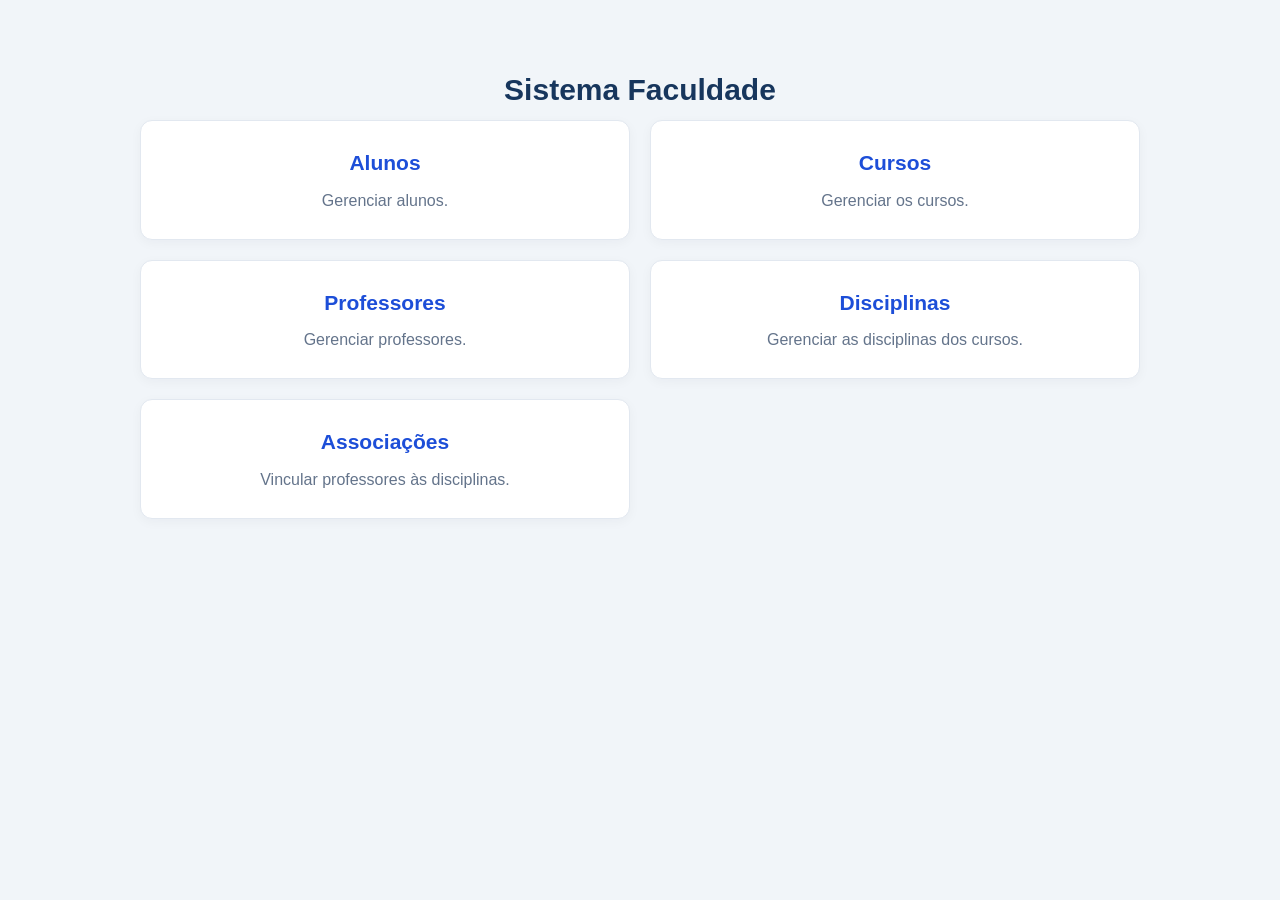
<file: src/frontend/index.html>
<!DOCTYPE html>
<html lang="pt-BR">
<head>
    <meta charset="UTF-8">
    <meta name="viewport" content="width=device-width, initial-scale=1.0">
    <title>Sistema Faculdade</title>
    <link rel="stylesheet" href="styles.css">
</head>
<body>
    <main class="menu-container">
        <h1>Sistema Faculdade</h1>

        <div class="menu-grid">
            <a href="alunos/alunos.html" class="menu-card">
                <h2>Alunos</h2>
                <p>Gerenciar alunos.</p>
            </a>

            <a href="cursos/cursos.html" class="menu-card">
                <h2>Cursos</h2>
                <p>Gerenciar os cursos.</p>
            </a>

            <a href="professores/professores.html" class="menu-card">
                <h2>Professores</h2>
                <p>Gerenciar professores.</p>
            </a>

            <a href="disciplinas/disciplinas.html" class="menu-card">
                <h2>Disciplinas</h2>
                <p>Gerenciar as disciplinas dos cursos.</p>
            </a>

            <a href="associacoes/associacoes.html" class="menu-card">
                <h2>Associações</h2>
                <p>Vincular professores às disciplinas.</p>
            </a>
        </div>
    </main>
</body>
</html>
</file>
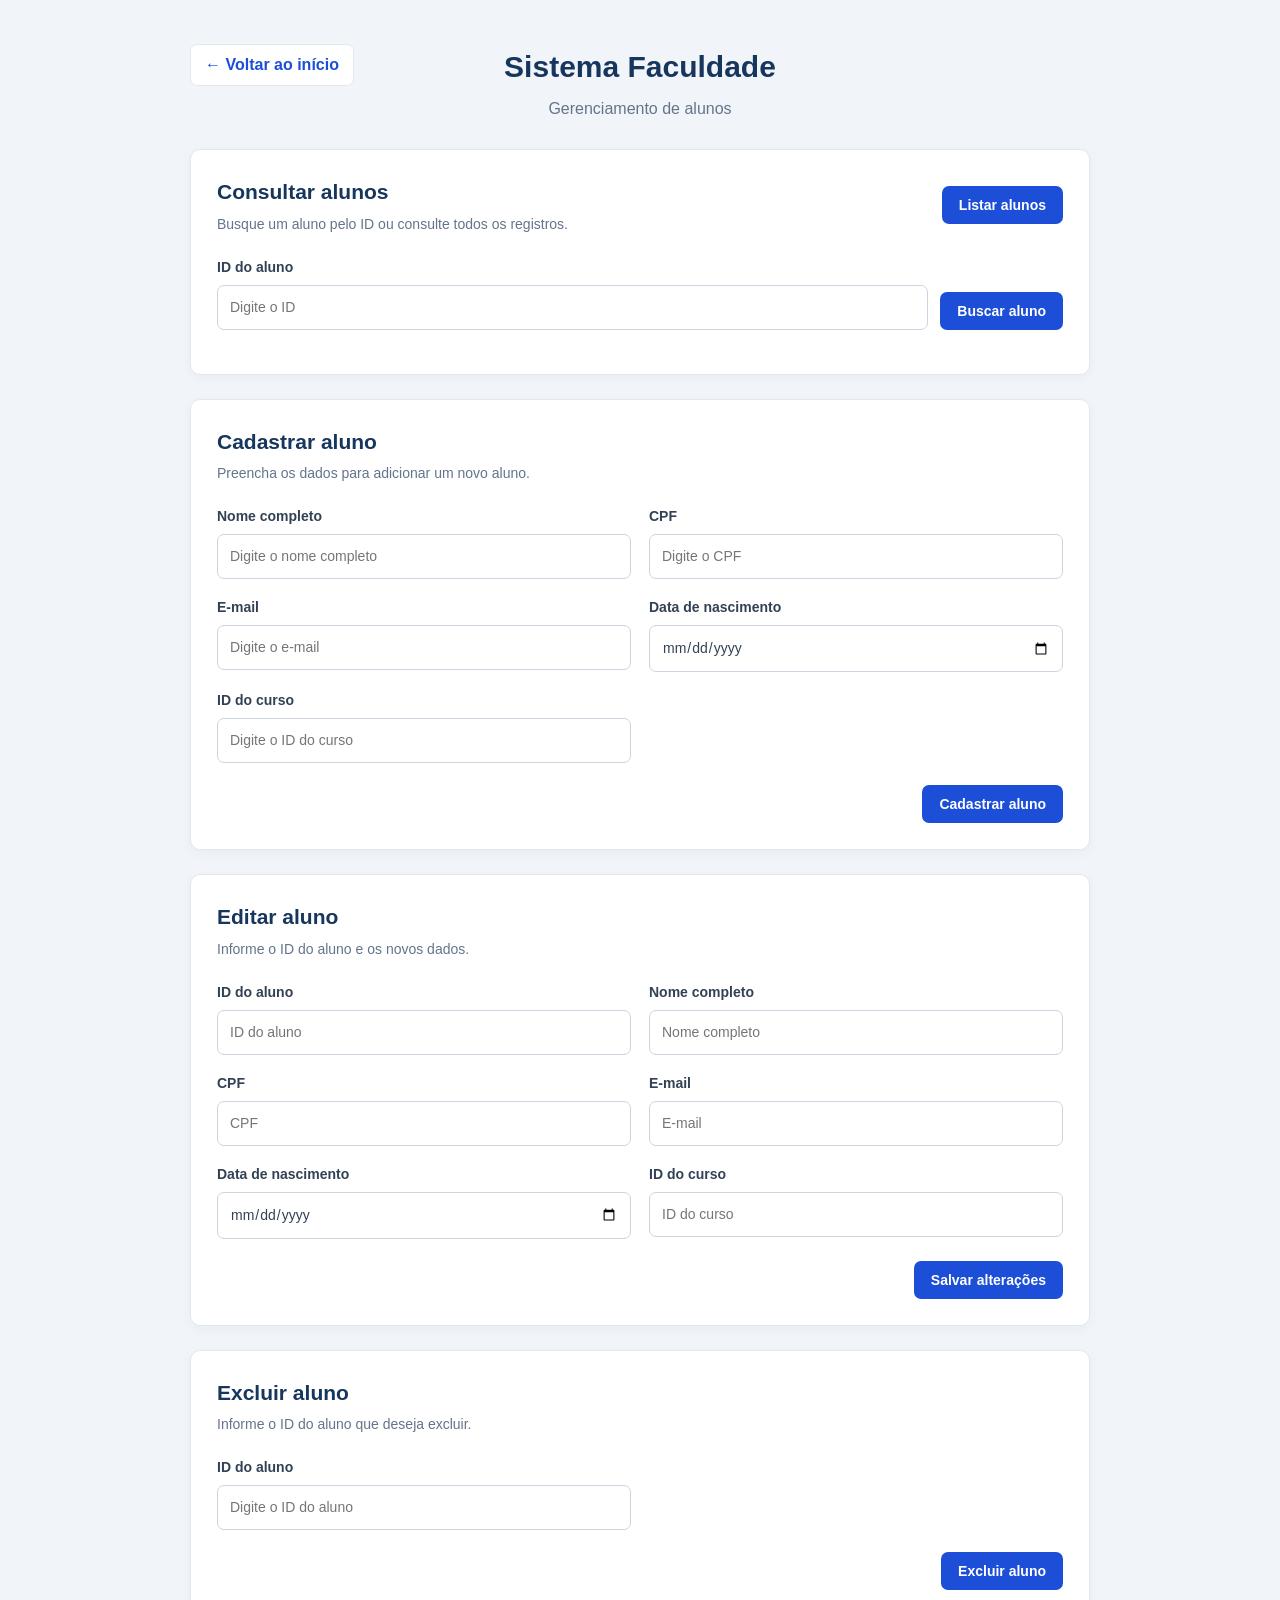
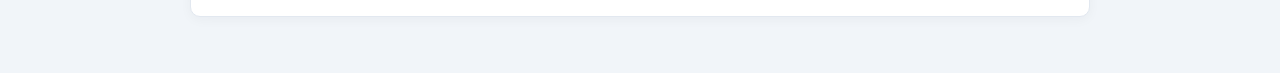
<file: src/frontend/alunos/alunos.html>
<!DOCTYPE html>
<html lang="pt-BR">
<head>
    <meta charset="UTF-8">
    <meta name="viewport" content="width=device-width, initial-scale=1.0">
    <title>Alunos - Sistema Faculdade</title>
    <link rel="stylesheet" href="../styles.css">
    <script src="alunos.js" defer></script>
</head>
<body>
    <main class="pagina-container">
        <header class="pagina-header">
            <a href="../index.html" class="voltar">← Voltar ao início</a>
            <h1>Sistema Faculdade</h1>
            <p>Gerenciamento de alunos</p>
        </header>

        <section class="painel">
            <div class="secao-header">
                <div>
                    <h2>Consultar alunos</h2>
                    <p>Busque um aluno pelo ID ou consulte todos os registros.</p>
                </div>
                <button type="button" id="btnListar">Listar alunos</button>
            </div>

            <div class="busca-container">
                <div class="campo">
                    <label for="idBusca">ID do aluno</label>
                    <input type="number" id="idBusca" placeholder="Digite o ID" min="1">
                </div>
                <button type="button" id="btnBuscar">Buscar aluno</button>
            </div>

            <p id="resultadoBusca" class="resultado"></p>
            <ul id="listaAlunos" class="lista-registros"></ul>
        </section>

        <section class="painel">
            <div class="secao-header">
                <div>
                    <h2>Cadastrar aluno</h2>
                    <p>Preencha os dados para adicionar um novo aluno.</p>
                </div>
            </div>

            <form id="formAluno" class="formulario">
                <div class="campo">
                    <label for="nome">Nome completo</label>
                    <input type="text" id="nome" placeholder="Digite o nome completo" required>
                </div>

                <div class="campo">
                    <label for="cpf">CPF</label>
                    <input type="text" id="cpf" placeholder="Digite o CPF" required>
                </div>

                <div class="campo">
                    <label for="email">E-mail</label>
                    <input type="email" id="email" placeholder="Digite o e-mail" required>
                </div>

                <div class="campo">
                    <label for="dataNascimento">Data de nascimento</label>
                    <input type="date" id="dataNascimento" required>
                </div>

                <div class="campo">
                    <label for="idCurso">ID do curso</label>
                    <input type="number" id="idCurso" placeholder="Digite o ID do curso" min="1" required>
                </div>

                <div class="formulario-acoes">
                    <button type="submit">Cadastrar aluno</button>
                </div>
            </form>
        </section>

        <section class="painel">
            <div class="secao-header">
                <div>
                    <h2>Editar aluno</h2>
                    <p>Informe o ID do aluno e os novos dados.</p>
                </div>
            </div>

            <form id="formEditar" class="formulario">
                <div class="campo">
                    <label for="editarId">ID do aluno</label>
                    <input type="number" id="editarId" placeholder="ID do aluno" min="1" required>
                </div>

                <div class="campo">
                    <label for="editarNome">Nome completo</label>
                    <input type="text" id="editarNome" placeholder="Nome completo" required>
                </div>

                <div class="campo">
                    <label for="editarCpf">CPF</label>
                    <input type="text" id="editarCpf" placeholder="CPF" required>
                </div>

                <div class="campo">
                    <label for="editarEmail">E-mail</label>
                    <input type="email" id="editarEmail" placeholder="E-mail" required>
                </div>

                <div class="campo">
                    <label for="editarDataNascimento">Data de nascimento</label>
                    <input type="date" id="editarDataNascimento" required>
                </div>

                <div class="campo">
                    <label for="editarIdCurso">ID do curso</label>
                    <input type="number" id="editarIdCurso" placeholder="ID do curso" min="1" required>
                </div>

                <div class="formulario-acoes">
                    <button type="submit">Salvar alterações</button>
                </div>
            </form>
        </section>

        <section class="painel">
            <div class="secao-header">
                <div>
                    <h2>Excluir aluno</h2>
                    <p>Informe o ID do aluno que deseja excluir.</p>
                </div>
            </div>

            <form id="formExcluirAluno" class="formulario">
                <div class="campo">
                    <label for="excluirIdAluno">ID do aluno</label>
                    <input type="number" id="excluirIdAluno"
                        placeholder="Digite o ID do aluno"
                        min="1" required>
                </div>

                <div class="formulario-acoes">
                    <button type="submit">Excluir aluno</button>
                </div>
            </form>
        </section>
    </main>
</body>
</html>
</file>
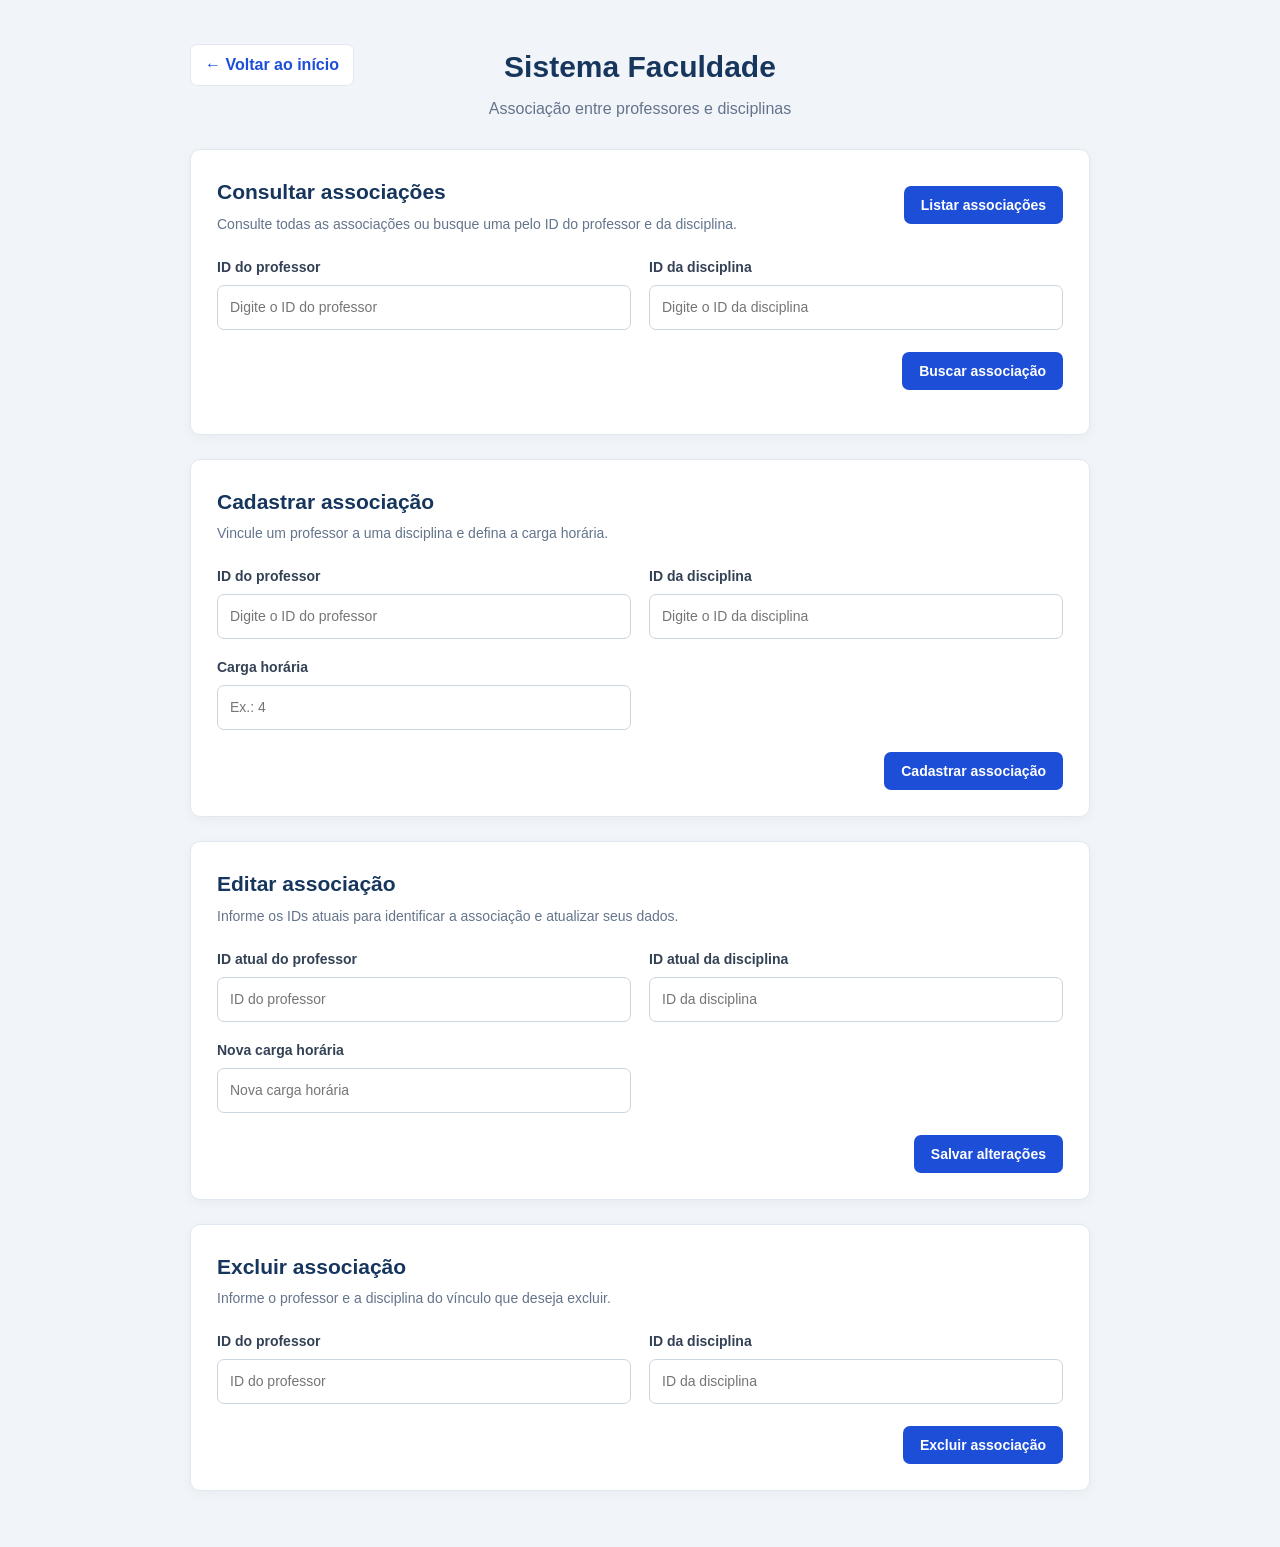
<file: src/frontend/associacoes/associacoes.html>
<!DOCTYPE html>
<html lang="pt-BR">
<head>
    <meta charset="UTF-8">
    <meta name="viewport" content="width=device-width, initial-scale=1.0">
    <title>Associações - Sistema Faculdade</title>
    <link rel="stylesheet" href="../styles.css">
    <script src="associacoes.js" defer></script>
</head>
<body>
    <main class="pagina-container">
        <header class="pagina-header">
            <a href="../index.html" class="voltar">← Voltar ao início</a>
            <h1>Sistema Faculdade</h1>
            <p>Associação entre professores e disciplinas</p>
        </header>

        <section class="painel">
            <div class="secao-header">
                <div>
                    <h2>Consultar associações</h2>
                    <p>Consulte todas as associações ou busque uma pelo ID do professor e da disciplina.</p>
                </div>
                <button type="button" id="btnListar">Listar associações</button>
            </div>

            <div class="formulario">
                <div class="campo">
                    <label for="idProfessorBusca">ID do professor</label>
                    <input type="number" id="idProfessorBusca" placeholder="Digite o ID do professor" min="1">
                </div>

                <div class="campo">
                    <label for="idDisciplinaBusca">ID da disciplina</label>
                    <input type="number" id="idDisciplinaBusca" placeholder="Digite o ID da disciplina" min="1">
                </div>

                <div class="formulario-acoes">
                    <button type="button" id="btnBuscar">Buscar associação</button>
                </div>
            </div>

            <p id="resultadoBusca" class="resultado"></p>
            <ul id="listaAssociacoes" class="lista-registros"></ul>
        </section>

        <section class="painel">
            <div class="secao-header">
                <div>
                    <h2>Cadastrar associação</h2>
                    <p>Vincule um professor a uma disciplina e defina a carga horária.</p>
                </div>
            </div>

            <form id="formAssociacao" class="formulario">
                <div class="campo">
                    <label for="idProfessor">ID do professor</label>
                    <input type="number" id="idProfessor" placeholder="Digite o ID do professor" min="1" required>
                </div>

                <div class="campo">
                    <label for="idDisciplina">ID da disciplina</label>
                    <input type="number" id="idDisciplina" placeholder="Digite o ID da disciplina" min="1" required>
                </div>

                <div class="campo">
                    <label for="cargaHoraria">Carga horária</label>
                    <input type="number" id="cargaHoraria" placeholder="Ex.: 4" min="1" required>
                </div>

                <div class="formulario-acoes">
                    <button type="submit">Cadastrar associação</button>
                </div>
            </form>
        </section>

        <section class="painel">
            <div class="secao-header">
                <div>
                    <h2>Editar associação</h2>
                    <p>Informe os IDs atuais para identificar a associação e atualizar seus dados.</p>
                </div>
            </div>

            <form id="formEditar" class="formulario">
                <div class="campo">
                    <label for="editarIdProfessor">ID atual do professor</label>
                    <input type="number" id="editarIdProfessor" placeholder="ID do professor" min="1" required>
                </div>

                <div class="campo">
                    <label for="editarIdDisciplina">ID atual da disciplina</label>
                    <input type="number" id="editarIdDisciplina" placeholder="ID da disciplina" min="1" required>
                </div>

                <div class="campo">
                    <label for="editarCargaHoraria">Nova carga horária</label>
                    <input type="number" id="editarCargaHoraria" placeholder="Nova carga horária" min="1" required>
                </div>

                <div class="formulario-acoes">
                    <button type="submit">Salvar alterações</button>
                </div>
            </form>
        </section>

        <section class="painel">
            <div class="secao-header">
                <div>
                    <h2>Excluir associação</h2>
                    <p>Informe o professor e a disciplina do vínculo que deseja excluir.</p>
                </div>
            </div>

            <form id="formExcluir" class="formulario">
                <div class="campo">
                    <label for="excluirIdProfessor">ID do professor</label>
                    <input type="number" id="excluirIdProfessor" placeholder="ID do professor" min="1" required>
                </div>

                <div class="campo">
                    <label for="excluirIdDisciplina">ID da disciplina</label>
                    <input type="number" id="excluirIdDisciplina" placeholder="ID da disciplina" min="1" required>
                </div>

                <div class="formulario-acoes">
                    <button type="submit">Excluir associação</button>
                </div>
            </form>
        </section>
    </main>
</body>
</html>
</file>
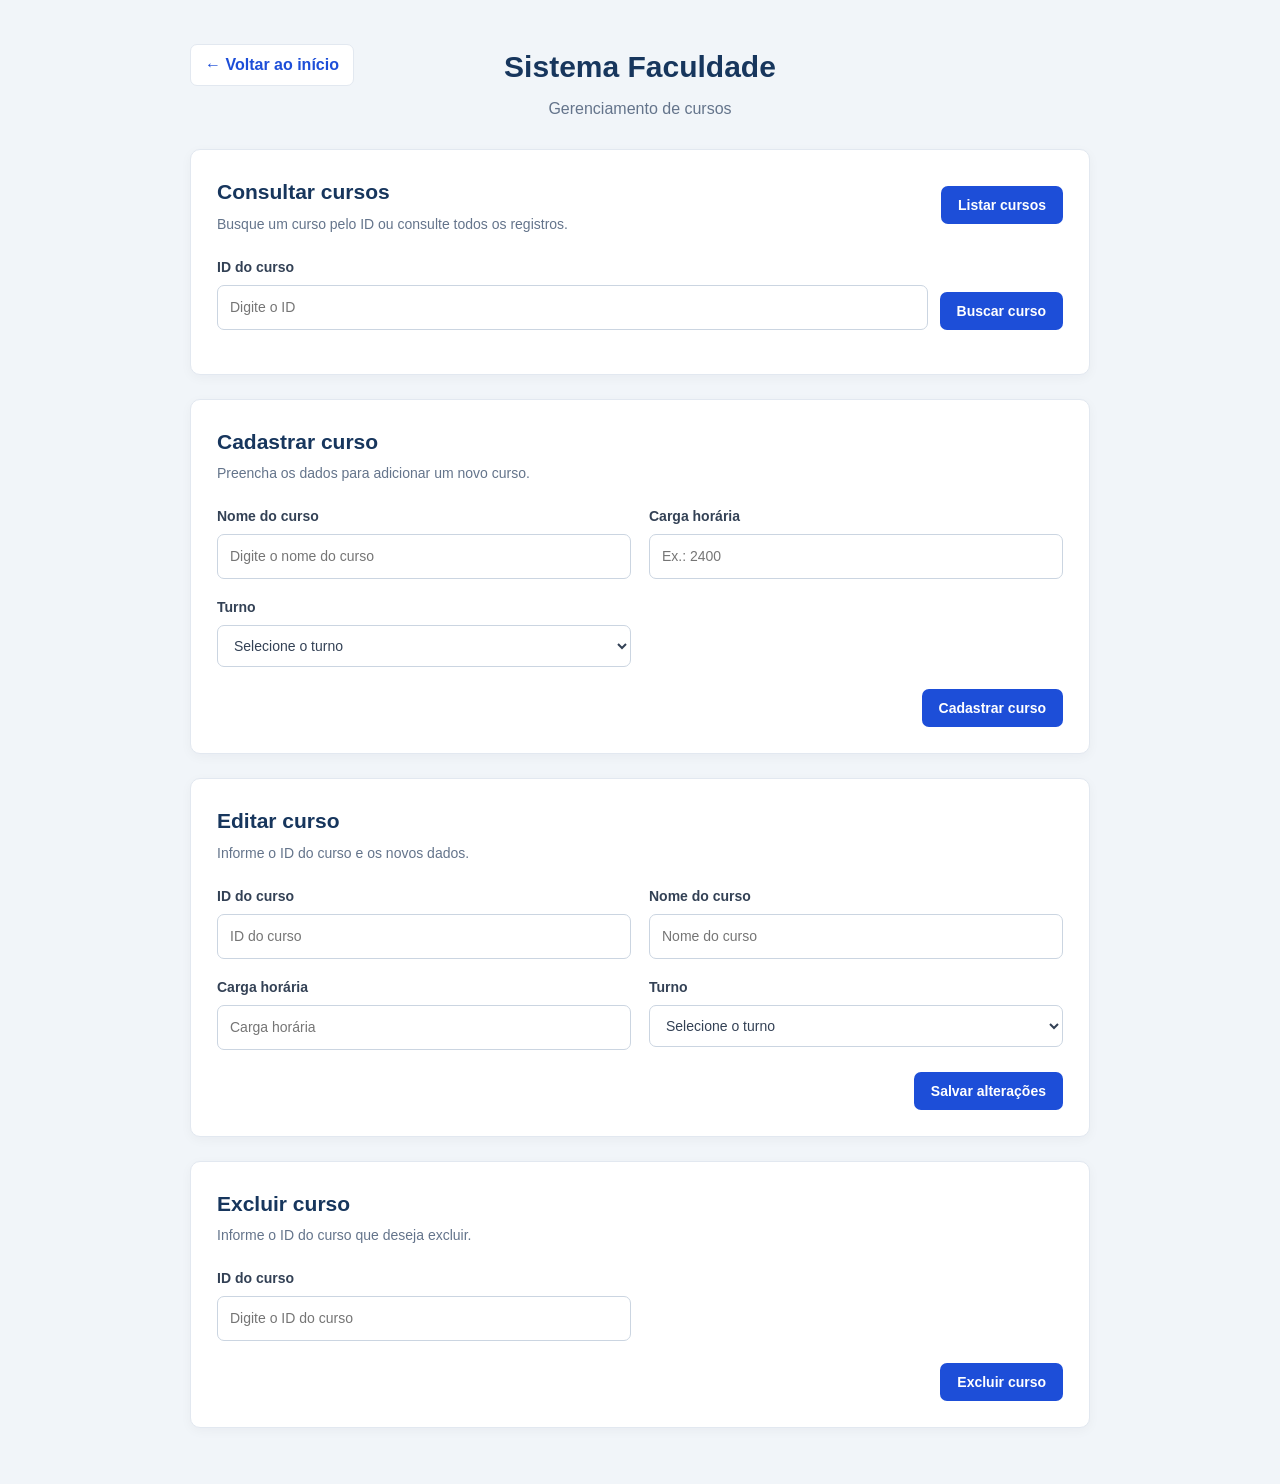
<file: src/frontend/cursos/cursos.html>
<!DOCTYPE html>
<html lang="pt-BR">
<head>
    <meta charset="UTF-8">
    <meta name="viewport" content="width=device-width, initial-scale=1.0">
    <title>Cursos - Sistema Faculdade</title>
    <link rel="stylesheet" href="../styles.css">
    <script src="cursos.js" defer></script>
</head>
<body>
    <main class="pagina-container">
        <header class="pagina-header">
            <a href="../index.html" class="voltar">← Voltar ao início</a>
            <h1>Sistema Faculdade</h1>
            <p>Gerenciamento de cursos</p>
        </header>

        <section class="painel">
            <div class="secao-header">
                <div>
                    <h2>Consultar cursos</h2>
                    <p>Busque um curso pelo ID ou consulte todos os registros.</p>
                </div>
                <button type="button" id="btnListar">Listar cursos</button>
            </div>

            <div class="busca-container">
                <div class="campo">
                    <label for="idBusca">ID do curso</label>
                    <input type="number" id="idBusca" placeholder="Digite o ID" min="1">
                </div>
                <button type="button" id="btnBuscar">Buscar curso</button>
            </div>

            <p id="resultadoBusca" class="resultado"></p>
            <ul id="listaCursos" class="lista-registros"></ul>
        </section>

        <section class="painel">
            <div class="secao-header">
                <div>
                    <h2>Cadastrar curso</h2>
                    <p>Preencha os dados para adicionar um novo curso.</p>
                </div>
            </div>

            <form id="formCurso" class="formulario">
                <div class="campo">
                    <label for="nomeCurso">Nome do curso</label>
                    <input type="text" id="nomeCurso" placeholder="Digite o nome do curso" required>
                </div>

                <div class="campo">
                    <label for="cargaHoraria">Carga horária</label>
                    <input type="number" id="cargaHoraria" placeholder="Ex.: 2400" min="1" required>
                </div>

                <div class="campo">
                    <label for="turno">Turno</label>
                    <select id="turno" required>
                        <option value="">Selecione o turno</option>
                        <option value="Matutino">Matutino</option>
                        <option value="Vespertino">Vespertino</option>
                        <option value="Noturno">Noturno</option>
                        <option value="Integral">Integral</option>
                    </select>
                </div>

                <div class="formulario-acoes">
                    <button type="submit">Cadastrar curso</button>
                </div>
            </form>
        </section>

        <section class="painel">
            <div class="secao-header">
                <div>
                    <h2>Editar curso</h2>
                    <p>Informe o ID do curso e os novos dados.</p>
                </div>
            </div>

            <form id="formEditar" class="formulario">
                <div class="campo">
                    <label for="editarId">ID do curso</label>
                    <input type="number" id="editarId" placeholder="ID do curso" min="1" required>
                </div>

                <div class="campo">
                    <label for="editarNome">Nome do curso</label>
                    <input type="text" id="editarNome" placeholder="Nome do curso" required>
                </div>

                <div class="campo">
                    <label for="editarCargaHoraria">Carga horária</label>
                    <input type="number" id="editarCargaHoraria" placeholder="Carga horária" min="1" required>
                </div>

                <div class="campo">
                    <label for="editarTurno">Turno</label>
                    <select id="editarTurno" required>
                        <option value="">Selecione o turno</option>
                        <option value="Matutino">Matutino</option>
                        <option value="Vespertino">Vespertino</option>
                        <option value="Noturno">Noturno</option>
                        <option value="Integral">Integral</option>
                    </select>
                </div>

                <div class="formulario-acoes">
                    <button type="submit">Salvar alterações</button>
                </div>
            </form>
        </section>

        <section class="painel">
            <div class="secao-header">
                <div>
                    <h2>Excluir curso</h2>
                    <p>Informe o ID do curso que deseja excluir.</p>
                </div>
            </div>

            <form id="formExcluirCurso" class="formulario">
                <div class="campo">
                    <label for="excluirIdCurso">ID do curso</label>
                    <input type="number" id="excluirIdCurso"
                        placeholder="Digite o ID do curso"
                        min="1" required>
                </div>

                <div class="formulario-acoes">
                    <button type="submit">Excluir curso</button>
                </div>
            </form>
        </section>
    </main>
</body>
</html>
</file>
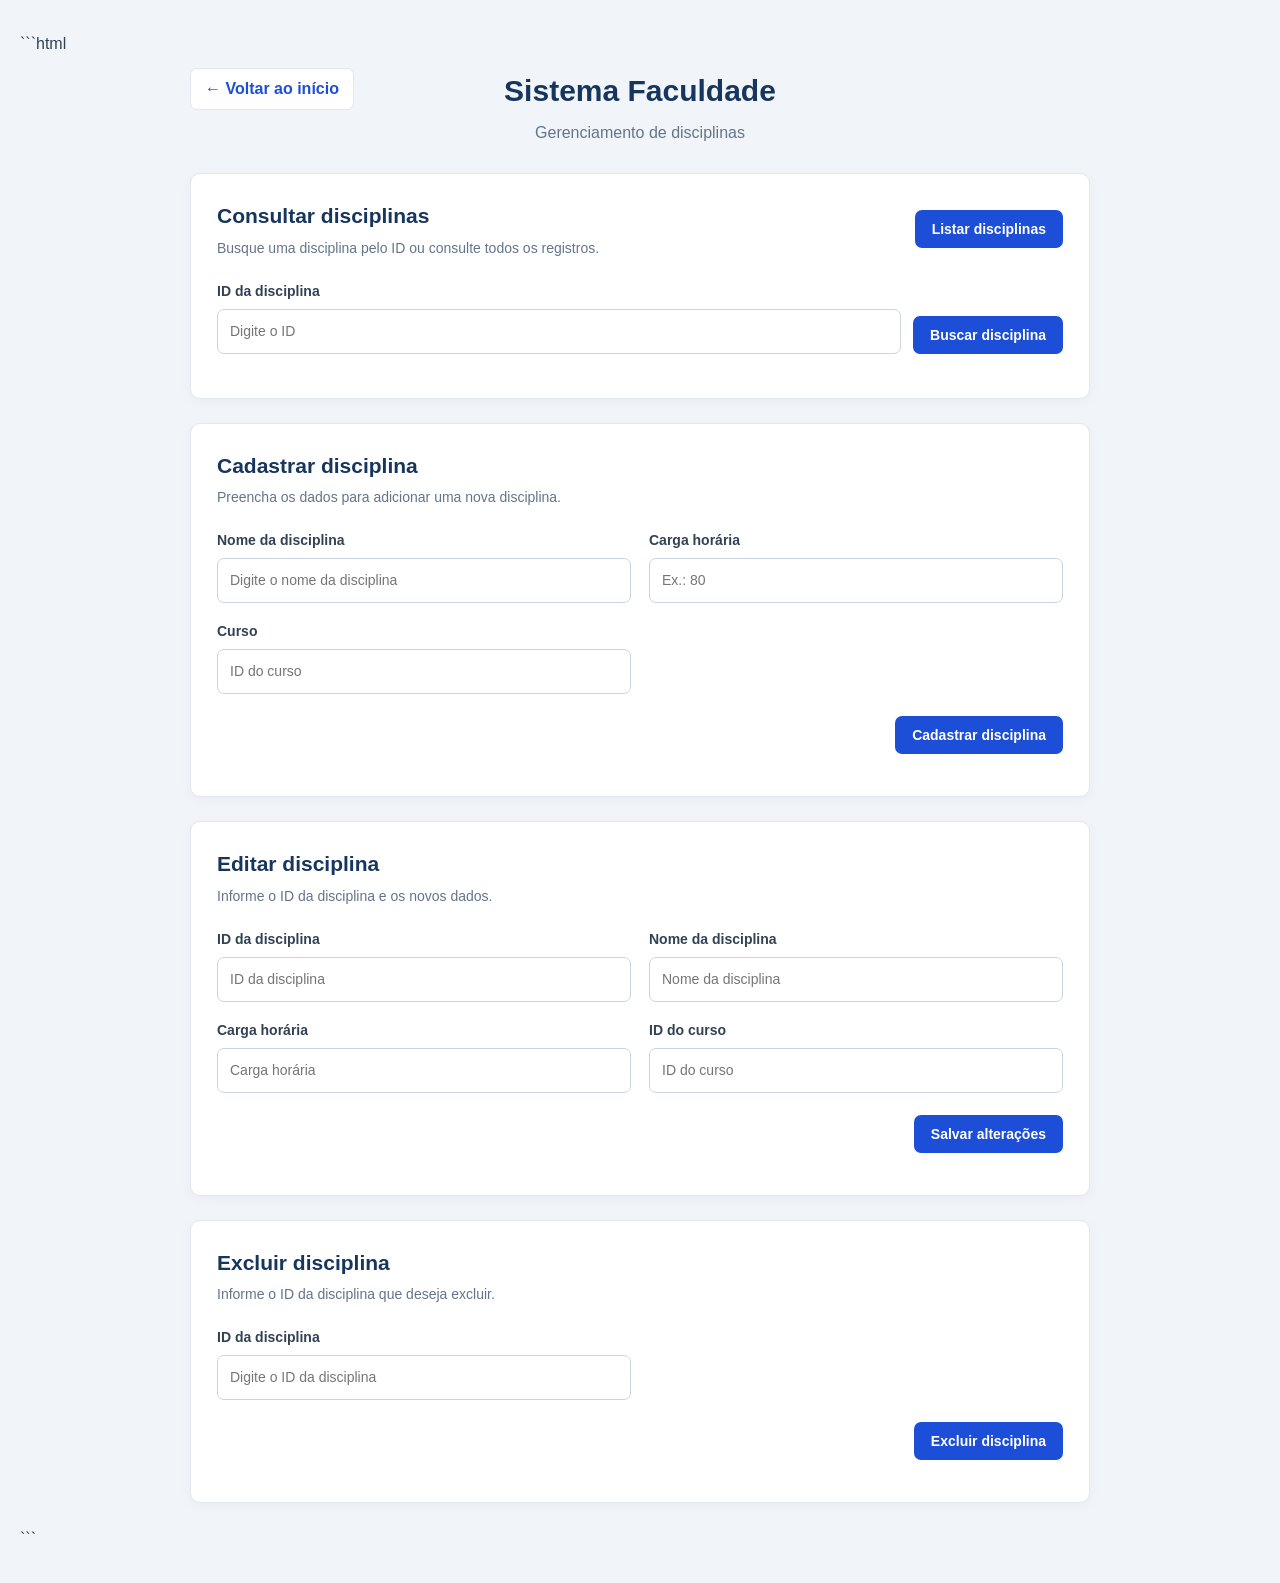
<file: src/frontend/disciplinas/disciplinas.html>
```html
<!DOCTYPE html>
<html lang="pt-BR">
<head>
    <meta charset="UTF-8">
    <meta name="viewport" content="width=device-width, initial-scale=1.0">
    <title>Disciplinas - Sistema Faculdade</title>
    <link rel="stylesheet" href="../styles.css">
    <script src="disciplinas.js" defer></script>
</head>
<body>
    <main class="pagina-container">
        <header class="pagina-header">
            <a href="../index.html" class="voltar">← Voltar ao início</a>
            <h1>Sistema Faculdade</h1>
            <p>Gerenciamento de disciplinas</p>
        </header>

        <section class="painel">
            <div class="secao-header">
                <div>
                    <h2>Consultar disciplinas</h2>
                    <p>Busque uma disciplina pelo ID ou consulte todos os registros.</p>
                </div>
                <button type="button" id="btnListar">Listar disciplinas</button>
            </div>

            <div class="busca-container">
                <div class="campo">
                    <label for="idBusca">ID da disciplina</label>
                    <input type="number" id="idBusca" placeholder="Digite o ID" min="1">
                </div>
                <button type="button" id="btnBuscar">Buscar disciplina</button>
            </div>

            <p id="resultadoBusca" class="resultado"></p>
            <ul id="listaDisciplinas" class="lista-registros"></ul>
        </section>

        <section class="painel">
            <div class="secao-header">
                <div>
                    <h2>Cadastrar disciplina</h2>
                    <p>Preencha os dados para adicionar uma nova disciplina.</p>
                </div>
            </div>

            <form id="formDisciplina" class="formulario">
                <div class="campo">
                    <label for="nomeDisciplina">Nome da disciplina</label>
                    <input type="text" id="nomeDisciplina" placeholder="Digite o nome da disciplina" required>
                </div>

                <div class="campo">
                    <label for="cargaHoraria">Carga horária</label>
                    <input type="number" id="cargaHoraria" placeholder="Ex.: 80" min="1" required>
                </div>

                <div class="campo">
                    <label for="idCurso">Curso</label>
                    <input type="number" id="idCurso" placeholder="ID do curso" min="1" required>
                </div>

                <div class="formulario-acoes">
                    <button type="submit">Cadastrar disciplina</button>
                </div>
            </form>
        </section>

        <section class="painel">
            <div class="secao-header">
                <div>
                    <h2>Editar disciplina</h2>
                    <p>Informe o ID da disciplina e os novos dados.</p>
                </div>
            </div>

            <form id="formEditar" class="formulario">
                <div class="campo">
                    <label for="editarId">ID da disciplina</label>
                    <input type="number" id="editarId" placeholder="ID da disciplina" min="1" required>
                </div>

                <div class="campo">
                    <label for="editarNome">Nome da disciplina</label>
                    <input type="text" id="editarNome" placeholder="Nome da disciplina" required>
                </div>

                <div class="campo">
                    <label for="editarCargaHoraria">Carga horária</label>
                    <input type="number" id="editarCargaHoraria" placeholder="Carga horária" min="1" required>
                </div>

                <div class="campo">
                    <label for="editarIdCurso">ID do curso</label>
                    <input type="number" id="editarIdCurso" placeholder="ID do curso" min="1" required>
                </div>

                <div class="formulario-acoes">
                    <button type="submit">Salvar alterações</button>
                </div>
            </form>
        </section>

        <section class="painel">
            <div class="secao-header">
                <div>
                    <h2>Excluir disciplina</h2>
                    <p>Informe o ID da disciplina que deseja excluir.</p>
                </div>
            </div>

            <form id="formExcluirDisciplina" class="formulario">
                <div class="campo">
                    <label for="excluirIdDisciplina">ID da disciplina</label>
                    <input type="number" id="excluirIdDisciplina"
                        placeholder="Digite o ID da disciplina"
                        min="1" required>
                </div>

                <div class="formulario-acoes">
                    <button type="submit">Excluir disciplina</button>
                </div>
            </form>
        </section>
    </main>
</body>
</html>
```
</file>
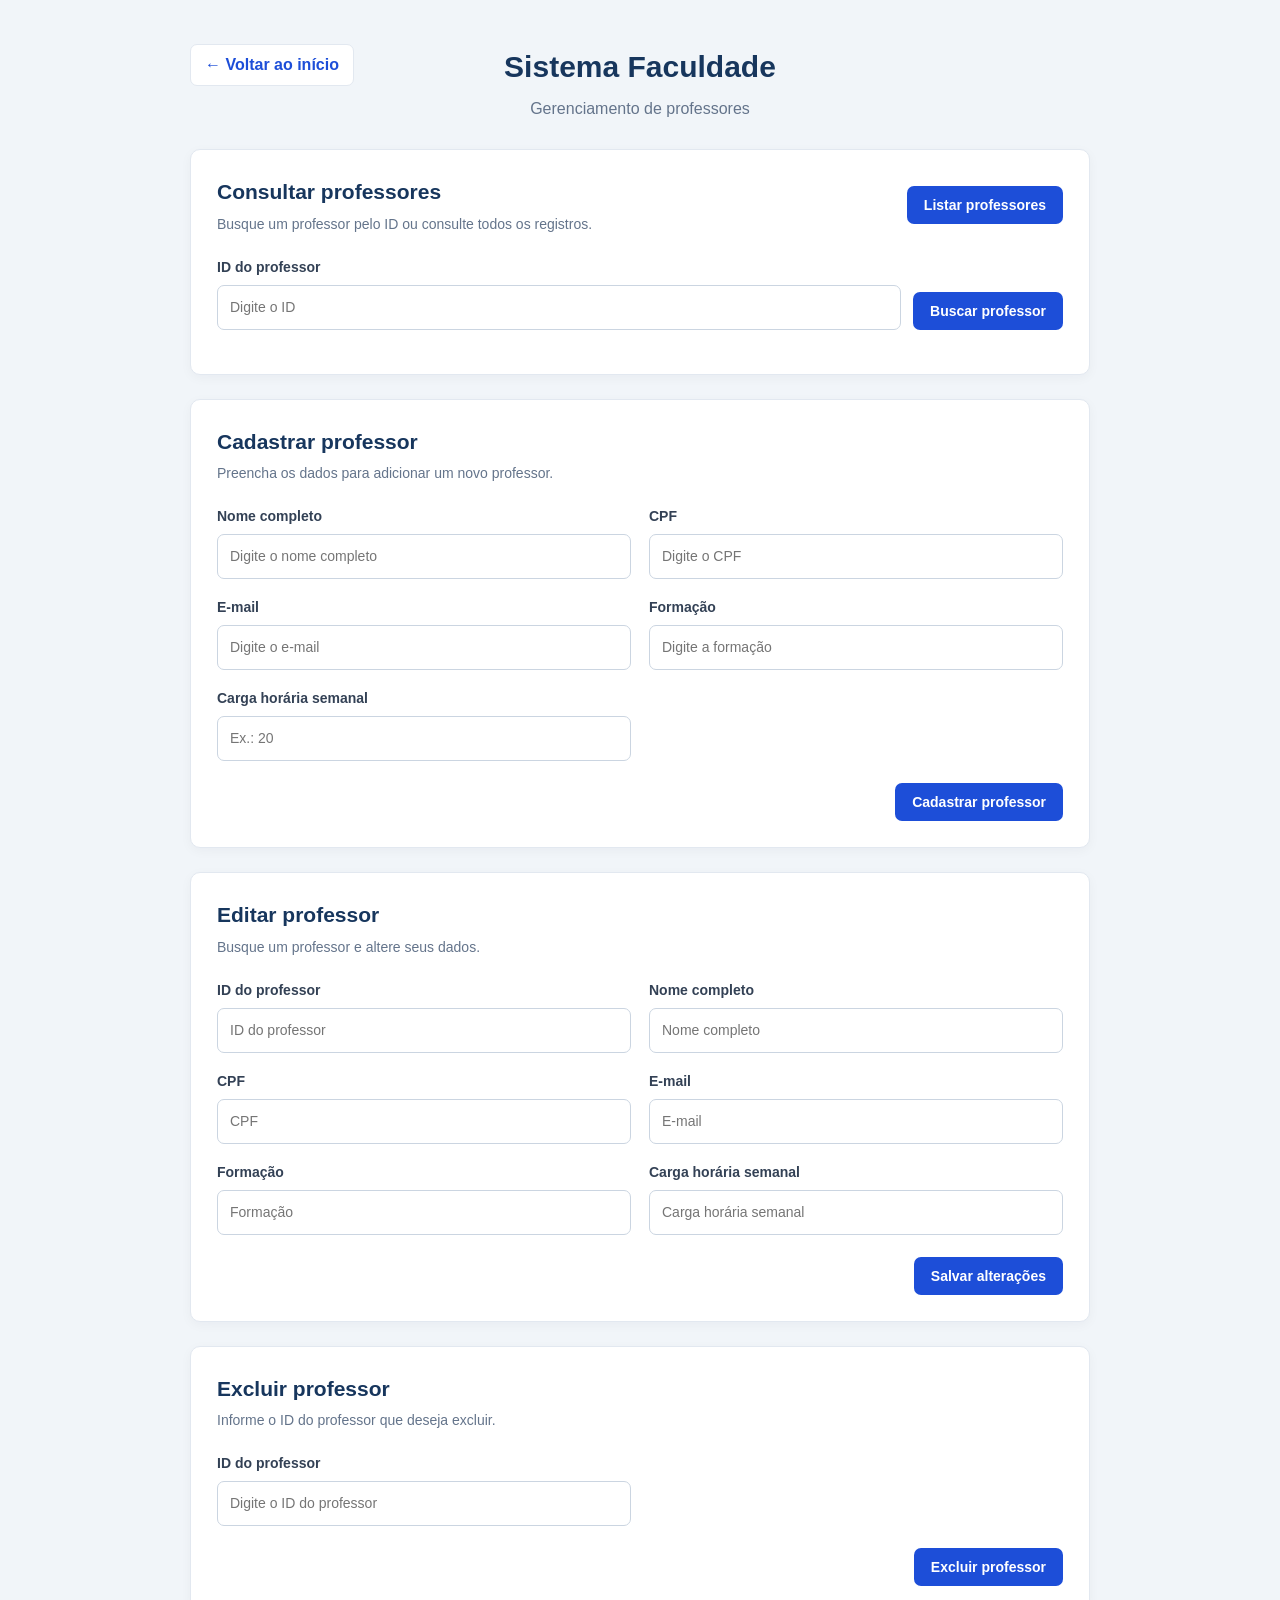
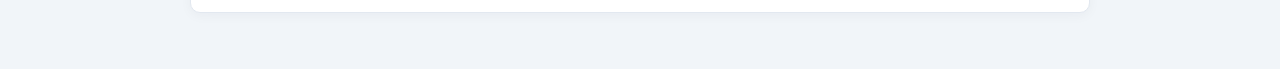
<file: src/frontend/professores/professores.html>
<!DOCTYPE html>
<html lang="pt-BR">
<head>
    <meta charset="UTF-8">
    <meta name="viewport" content="width=device-width, initial-scale=1.0">
    <title>Professores - Sistema Faculdade</title>
    <link rel="stylesheet" href="../styles.css">
    <script src="professores.js" defer></script>
</head>
<body>
    <main class="pagina-container">
        <header class="pagina-header">
            <a href="../index.html" class="voltar">← Voltar ao início</a>
            <h1>Sistema Faculdade</h1>
            <p>Gerenciamento de professores</p>
        </header>

        <section class="painel">
            <div class="secao-header">
                <div>
                    <h2>Consultar professores</h2>
                    <p>Busque um professor pelo ID ou consulte todos os registros.</p>
                </div>
                <button type="button" id="btnListar">Listar professores</button>
            </div>

            <div class="busca-container">
                <div class="campo">
                    <label for="idBusca">ID do professor</label>
                    <input type="number" id="idBusca" placeholder="Digite o ID" min="1">
                </div>
                <button type="button" id="btnBuscar">Buscar professor</button>
            </div>

            <p id="resultadoBusca" class="resultado"></p>
            <ul id="listaProfessores" class="lista-registros"></ul>
        </section>

        <section class="painel">
            <div class="secao-header">
                <div>
                    <h2>Cadastrar professor</h2>
                    <p>Preencha os dados para adicionar um novo professor.</p>
                </div>
            </div>

            <form id="formProfessor" class="formulario">
                <div class="campo">
                    <label for="nome">Nome completo</label>
                    <input type="text" id="nome" placeholder="Digite o nome completo" required>
                </div>

                <div class="campo">
                    <label for="cpf">CPF</label>
                    <input type="text" id="cpf" placeholder="Digite o CPF" required>
                </div>

                <div class="campo">
                    <label for="email">E-mail</label>
                    <input type="email" id="email" placeholder="Digite o e-mail" required>
                </div>

                <div class="campo">
                    <label for="formacao">Formação</label>
                    <input type="text" id="formacao" placeholder="Digite a formação" required>
                </div>

                <div class="campo">
                    <label for="cargaHoraria">Carga horária semanal</label>
                    <input type="number" id="cargaHoraria" placeholder="Ex.: 20" min="1" required>
                </div>

                <div class="formulario-acoes">
                    <button type="submit">Cadastrar professor</button>
                </div>
            </form>
        </section>

        <section class="painel">
            <div class="secao-header">
                <div>
                    <h2>Editar professor</h2>
                    <p>Busque um professor e altere seus dados.</p>
                </div>
            </div>

            <form id="formEditar" class="formulario">
                <div class="campo">
                    <label for="editarId">ID do professor</label>
                    <input type="number" id="editarId" placeholder="ID do professor" min="1" required>
                </div>

                <div class="campo">
                    <label for="editarNome">Nome completo</label>
                    <input type="text" id="editarNome" placeholder="Nome completo" required>
                </div>

                <div class="campo">
                    <label for="editarCpf">CPF</label>
                    <input type="text" id="editarCpf" placeholder="CPF" required>
                </div>

                <div class="campo">
                    <label for="editarEmail">E-mail</label>
                    <input type="email" id="editarEmail" placeholder="E-mail" required>
                </div>

                <div class="campo">
                    <label for="editarFormacao">Formação</label>
                    <input type="text" id="editarFormacao" placeholder="Formação" required>
                </div>

                <div class="campo">
                    <label for="editarCargaHoraria">Carga horária semanal</label>
                    <input type="number" id="editarCargaHoraria" placeholder="Carga horária semanal" min="1" required>
                </div>

                <div class="formulario-acoes">
                    <button type="submit">Salvar alterações</button>
                </div>
            </form>
        </section>

        <section class="painel">
            <div class="secao-header">
                <div>
                    <h2>Excluir professor</h2>
                    <p>Informe o ID do professor que deseja excluir.</p>
                </div>
            </div>

            <form id="formExcluirProfessor" class="formulario">
                <div class="campo">
                    <label for="excluirIdProfessor">ID do professor</label>
                    <input type="number" id="excluirIdProfessor"
                        placeholder="Digite o ID do professor"
                        min="1" required>
                </div>

                <div class="formulario-acoes">
                    <button type="submit">Excluir professor</button>
                </div>
            </form>
        </section>
    </main>
</body>
</html>
</file>
<file: src/frontend/styles.css>
* {
    box-sizing: border-box;
}

:root {
    --azul: #1d4ed8;
    --azul-escuro: #17365d;
    --azul-hover: #1e40af;
    --fundo: #f1f5f9;
    --branco: #ffffff;
    --texto: #334155;
    --texto-secundario: #64748b;
    --borda: #e2e8f0;
    --raio: 10px;
}

body {
    margin: 0;
    padding: 32px 20px;
    font-family: Arial, Helvetica, sans-serif;
    background: var(--fundo);
    color: var(--texto);
    line-height: 1.5;
}

h1,
h2,
h3,
p {
    margin-top: 0;
}

h1 {
    margin-bottom: 8px;
    color: var(--azul-escuro);
    font-size: 30px;
}

h2 {
    margin-bottom: 6px;
    color: var(--azul-escuro);
    font-size: 21px;
}

p {
    margin-bottom: 0;
}

a {
    color: var(--azul);
    text-decoration: none;
}

a:hover {
    text-decoration: underline;
}

button {
    padding: 11px 17px;
    border: none;
    border-radius: 7px;
    background: var(--azul);
    color: var(--branco);
    font-size: 14px;
    font-weight: 600;
    cursor: pointer;
    transition: background 0.2s;
}

button:hover {
    background: var(--azul-hover);
}

input,
select {
    width: 100%;
    min-width: 0;
    padding: 11px 12px;
    border: 1px solid #cbd5e1;
    border-radius: 7px;
    background: var(--branco);
    color: var(--texto);
    font: inherit;
    font-size: 14px;
}

input:focus,
select:focus {
    outline: none;
    border-color: var(--azul);
    box-shadow: 0 0 0 3px #2563eb20;
}

.pagina-container {
    width: 100%;
    max-width: 900px;
    margin: 0 auto;
}

.pagina-header {
    position: relative;
    margin-bottom: 28px;
    text-align: center;
}

.pagina-header h1 {
    margin-top: 12px;
}

.pagina-header p {
    color: var(--texto-secundario);
}

.pagina-header .voltar {
    position: absolute;
    top: 0;
    left: 0;
}

.voltar {
    display: inline-block;
    margin-bottom: 10px;
    padding: 8px 14px;
    border: 1px solid var(--borda);
    border-radius: 7px;
    background: var(--branco);
    color: var(--azul);
    font-weight: 600;
    text-decoration: none;
}

.voltar:hover {
    background: var(--fundo);
    text-decoration: none;
}

.painel {
    margin-bottom: 24px;
    padding: 26px;
    background: var(--branco);
    border: 1px solid var(--borda);
    border-radius: var(--raio);
    box-shadow: 0 3px 12px #0f172a0a;
}

.secao-header {
    display: flex;
    align-items: center;
    justify-content: space-between;
    flex-wrap: wrap;
    gap: 16px;
    margin-bottom: 22px;
}

.secao-header p {
    color: var(--texto-secundario);
    font-size: 14px;
}

.busca-container {
    display: flex;
    align-items: flex-end;
    gap: 12px;
}

.campo {
    display: flex;
    flex-direction: column;
    gap: 7px;
    min-width: 0;
}

.campo label {
    color: var(--texto);
    font-size: 14px;
    font-weight: 600;
}

.busca-container .campo {
    flex: 1;
}

.formulario {
    display: grid;
    grid-template-columns: repeat(2, minmax(0, 1fr));
    gap: 18px;
}

.formulario-acoes {
    grid-column: 1 / -1;
    display: flex;
    justify-content: flex-end;
    padding-top: 4px;
}

.resultado {
    margin-top: 18px;
    overflow-wrap: anywhere;
}

.lista-registros {
    margin: 18px 0 0;
    padding: 0;
    list-style: none;
}

.lista-registros:empty {
    display: none;
}

.lista-registros li {
    display: flex;
    align-items: center;
    justify-content: space-between;
    flex-wrap: wrap;
    gap: 12px;
    padding: 14px 0;
    border-bottom: 1px solid var(--borda);
    overflow-wrap: anywhere;
}

.lista-registros li:last-child {
    border-bottom: none;
}

.menu-container {
    width: 100%;
    max-width: 1000px;
    margin: 35px auto;
    text-align: center;
}

.menu-subtitulo {
    margin-bottom: 32px;
    color: var(--texto-secundario);
    text-align: center;
}

.menu-grid {
    display: grid;
    grid-template-columns: repeat(2, minmax(0, 1fr));
    gap: 20px;
}

.menu-card {
    display: block;
    padding: 26px;
    background: var(--branco);
    border: 1px solid var(--borda);
    border-radius: 12px;
    box-shadow: 0 3px 12px #0f172a0a;
    color: var(--texto);
    transition: transform 0.2s, box-shadow 0.2s;
}

.menu-card:hover {
    text-decoration: none;
    transform: translateY(-3px);
    box-shadow: 0 8px 20px #0f172a14;
}

.menu-card h2 {
    margin-bottom: 10px;
    color: var(--azul);
}

.menu-card p {
    color: var(--texto-secundario);
}

@media (max-width: 600px) {
    body {
        padding: 22px 14px;
    }

    h1 {
        font-size: 26px;
    }

    .painel {
        padding: 18px;
    }

    .formulario,
    .menu-grid {
        grid-template-columns: 1fr;
    }

    .formulario-acoes {
        grid-column: 1;
    }

    .busca-container {
        align-items: stretch;
        flex-direction: column;
    }

    .secao-header {
        align-items: stretch;
        flex-direction: column;
    }
}
</file>
